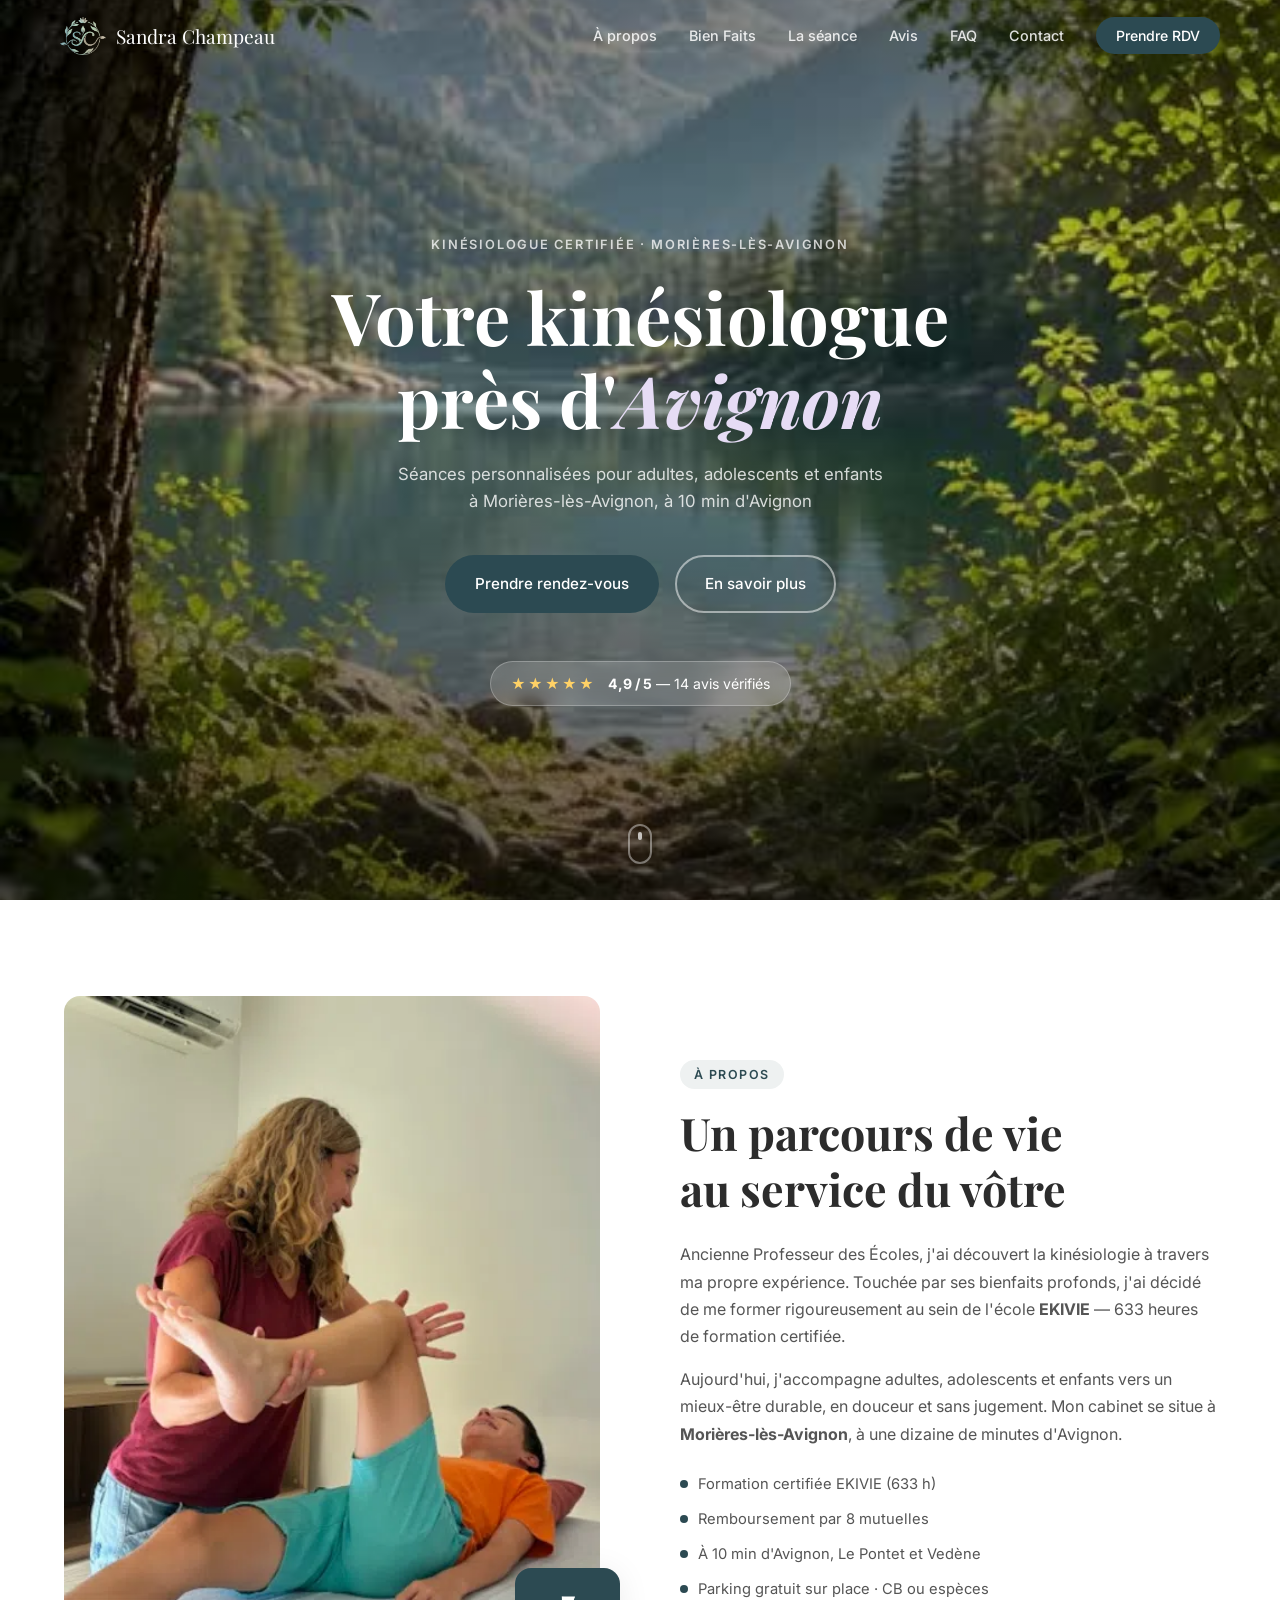
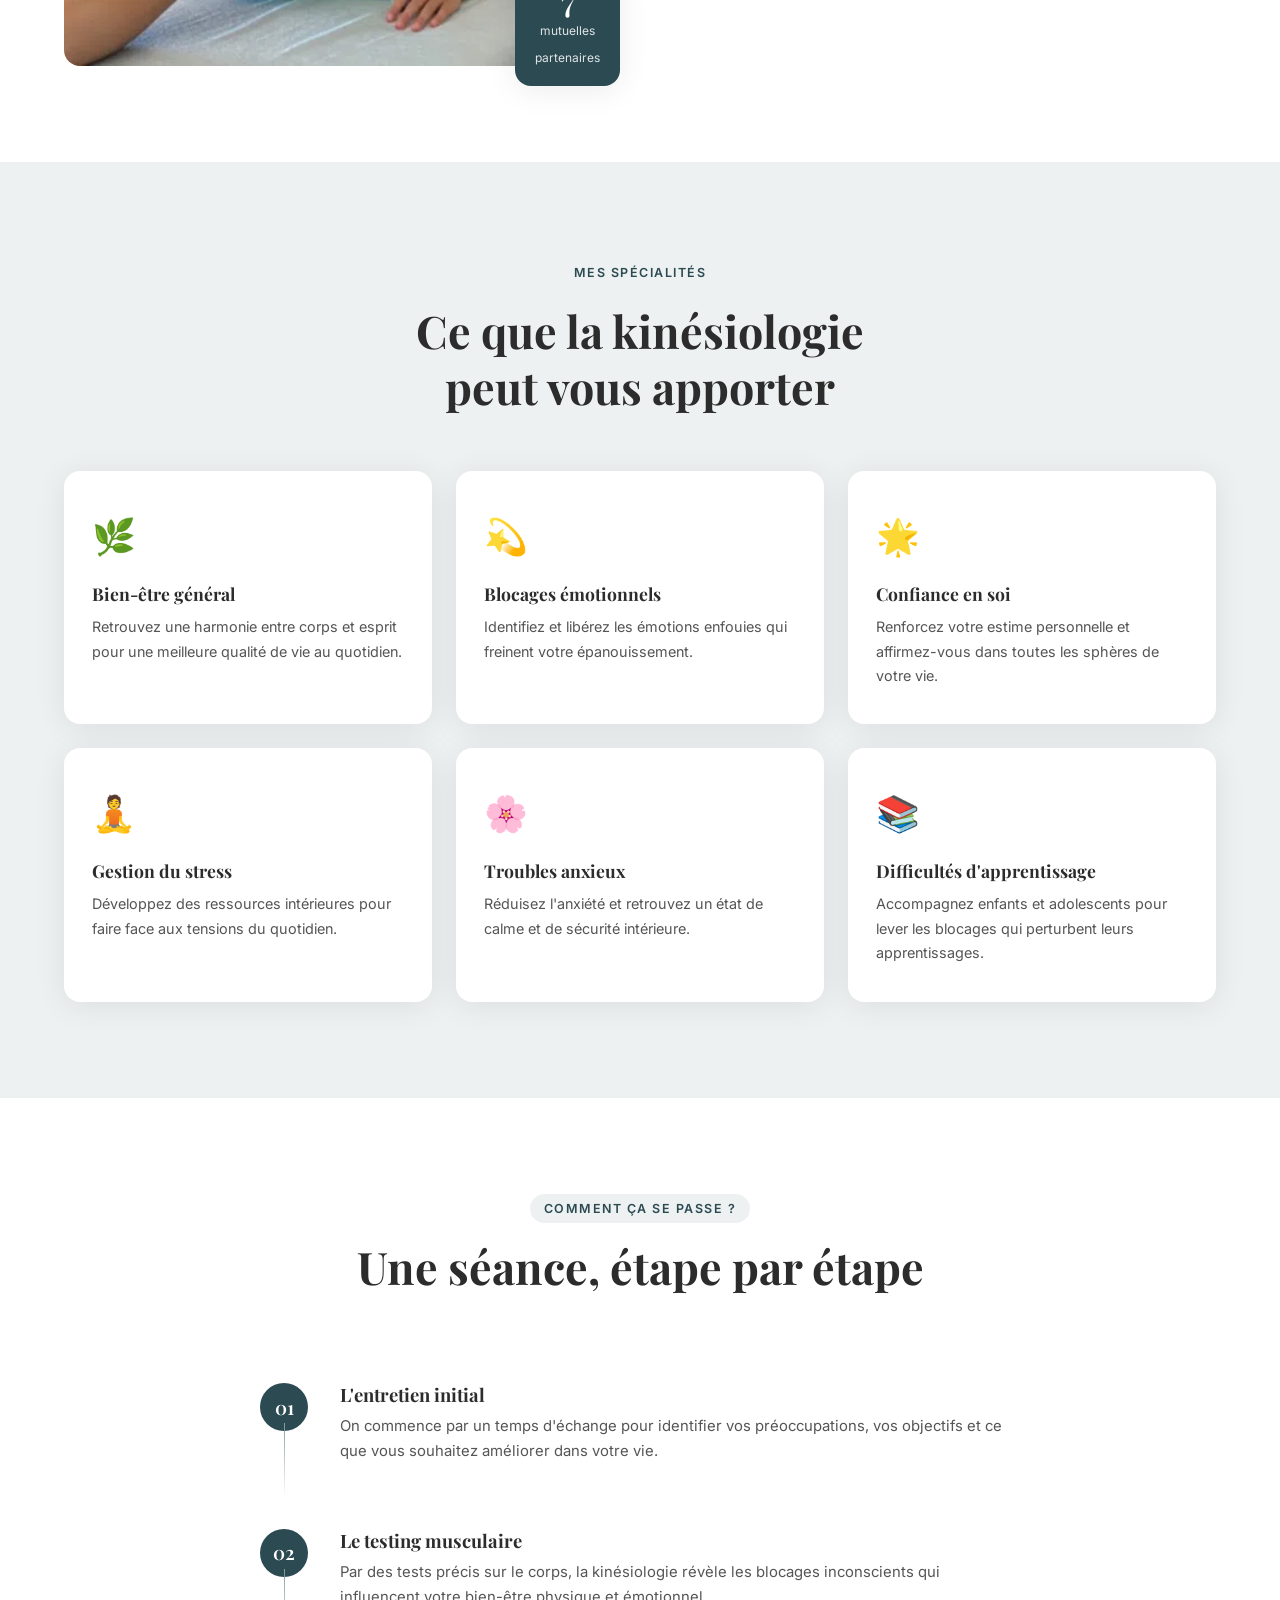
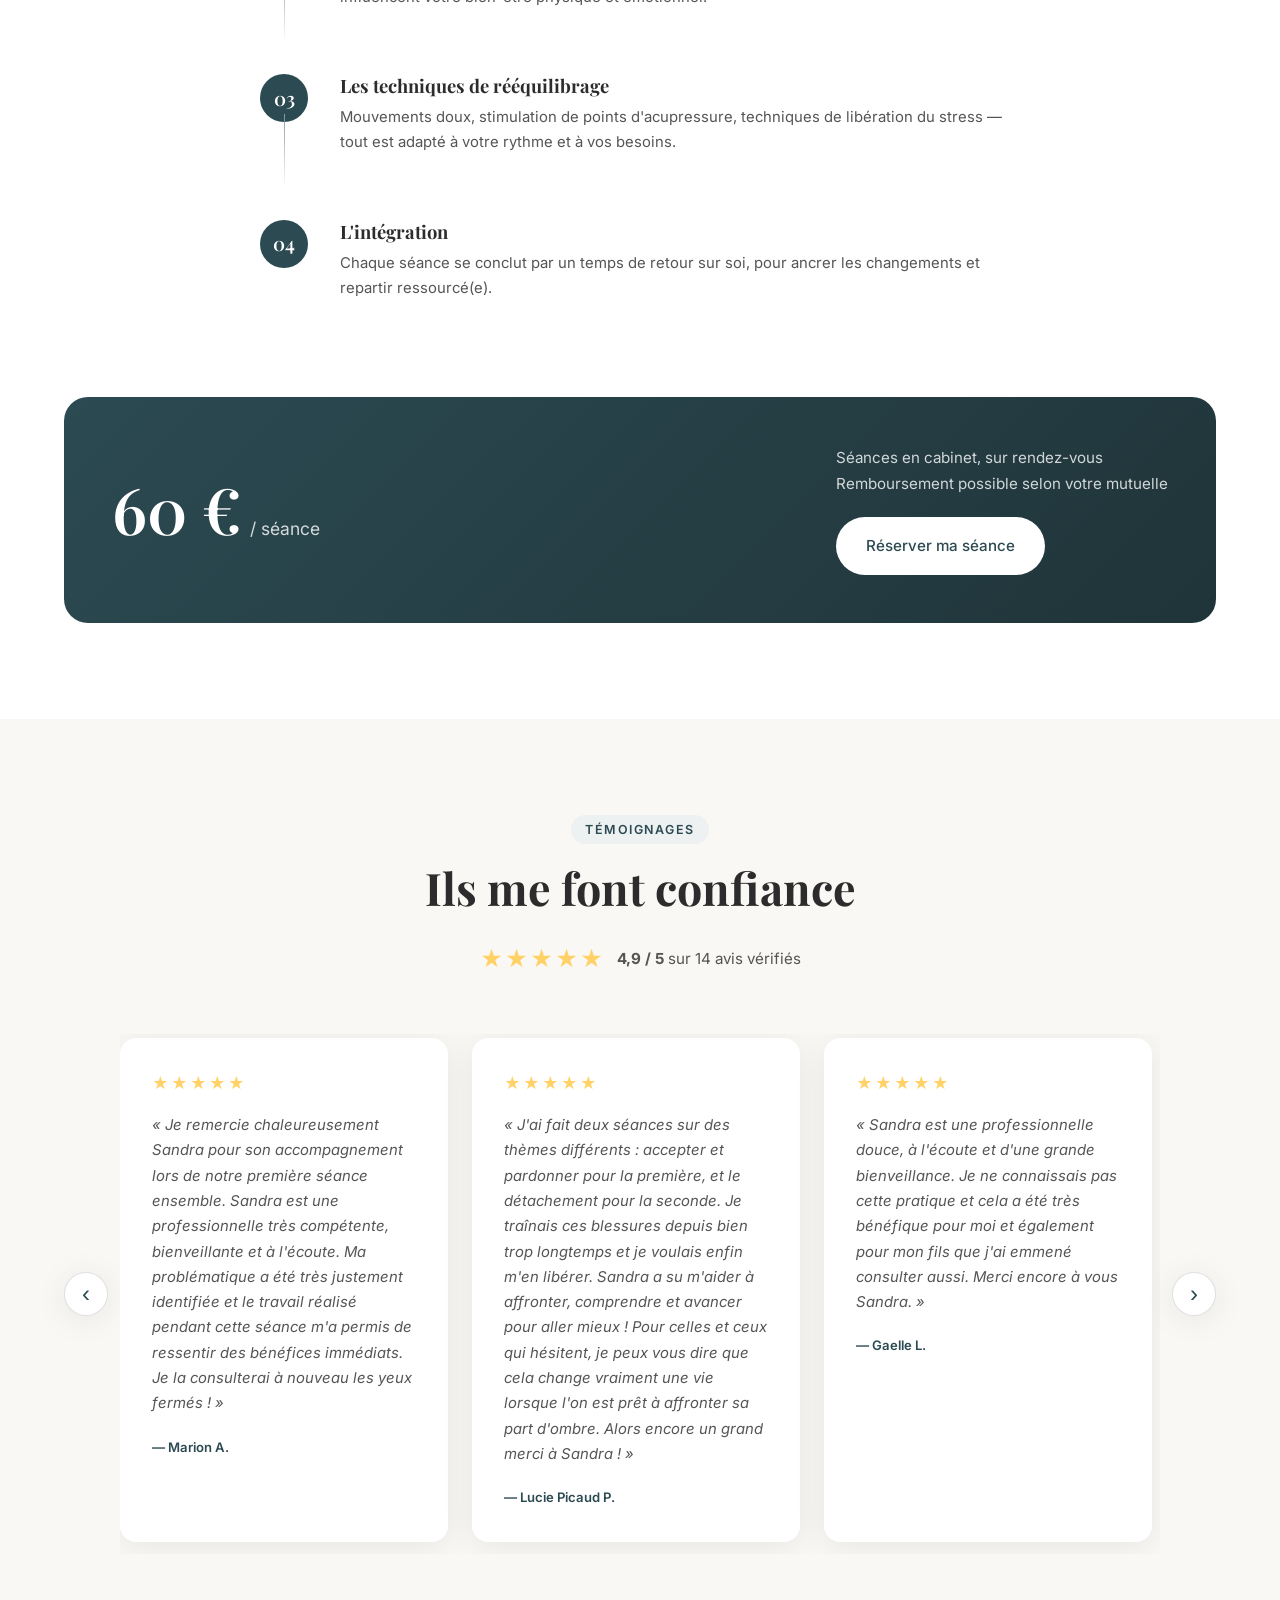
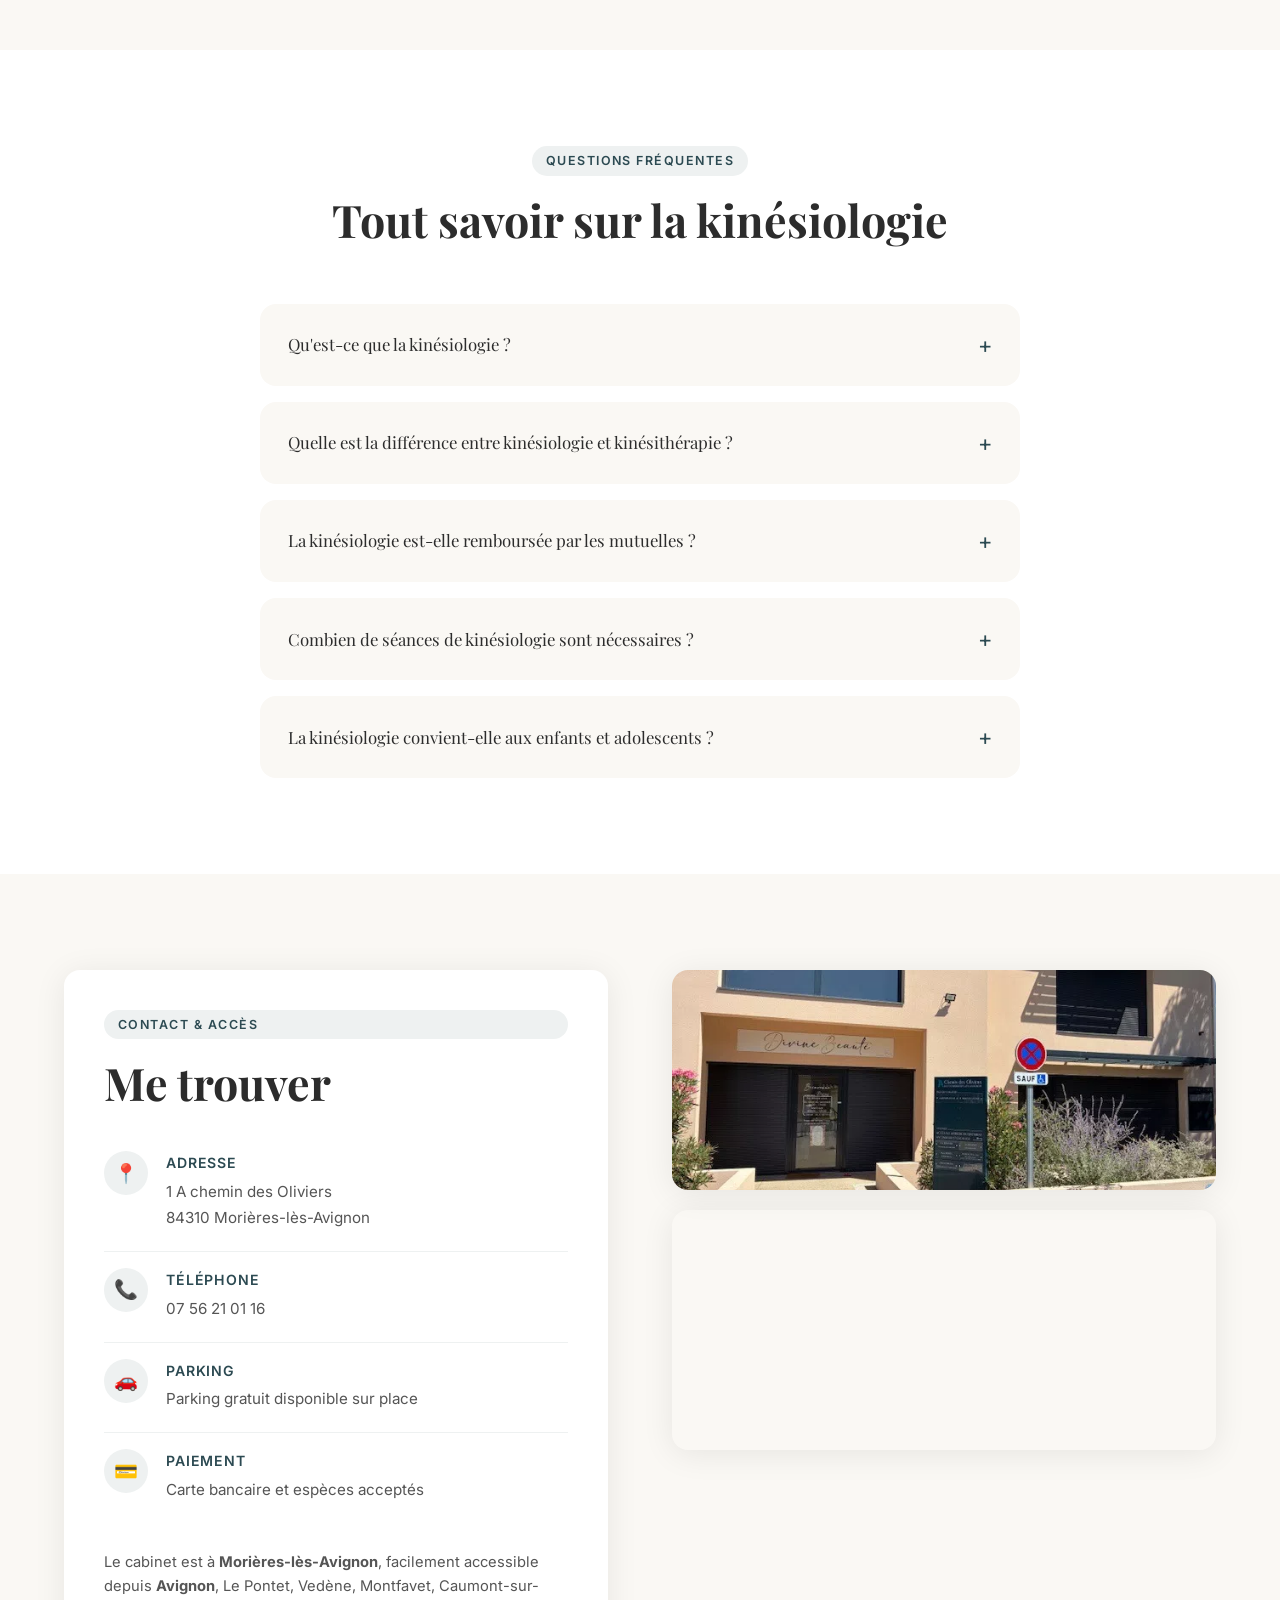
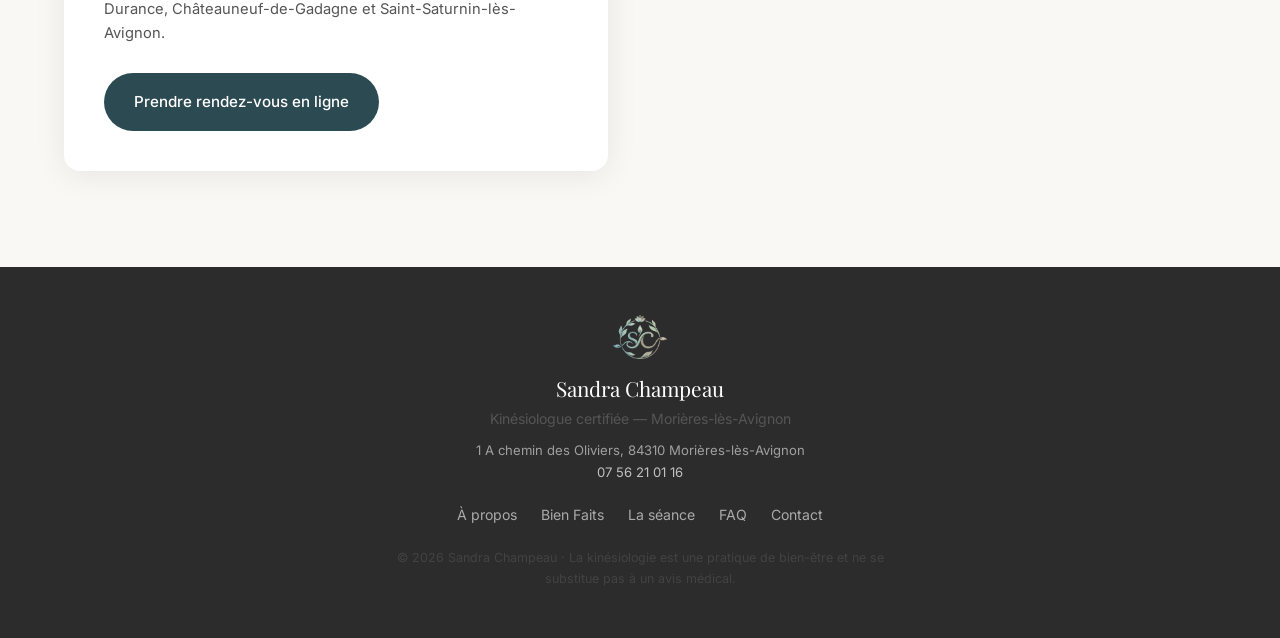
<file: index.html>
<!DOCTYPE html>
<html lang="fr">
<head>
  <meta charset="UTF-8" />
  <meta name="viewport" content="width=device-width, initial-scale=1.0" />
  <meta name="google-site-verification" content="NMj7OQXBqoMBp203kY8ozcEXzLc7NweDjQwSM0yi-Bc" />
  <meta name="google-site-verification" content="fJcKw_sJ5ml6rw70fgH86WUKrf3lHu9RL1oK5onNULI" />
  <title>Kinésiologue Avignon – Sandra Champeau, Morières-lès-Avignon (84310)</title>
  <meta name="description" content="Sandra Champeau, kinésiologue certifiée à Morières-lès-Avignon, à 10 min d'Avignon (84). Séances adultes, adolescents et enfants : stress, anxiété, blocages émotionnels, confiance en soi. 60 € — remboursement mutuelle. Prise de RDV en ligne." />
  <meta name="keywords" content="kinésiologue Avignon, kinésiologue Morières-lès-Avignon, kinésiologie Avignon, kinésiologue 84310, kinésiologue Vaucluse, gestion du stress Avignon, blocages émotionnels, confiance en soi, kinésiologie enfant adolescent, Sandra Champeau" />
  <meta name="author" content="Sandra Champeau" />
  <meta name="robots" content="index, follow" />
  <link rel="canonical" href="https://avignon-kinesiologue.fr/" />
  <link rel="icon" type="image/png" sizes="32x32" href="favicon-32.png" />
  <link rel="icon" type="image/png" sizes="16x16" href="favicon-16.png" />
  <link rel="apple-touch-icon" href="apple-touch-icon.png" />

  <!-- Open Graph -->
  <meta property="og:type" content="website" />
  <meta property="og:url" content="https://avignon-kinesiologue.fr/" />
  <meta property="og:title" content="Sandra Champeau — Kinésiologue près d'Avignon (Morières-lès-Avignon)" />
  <meta property="og:description" content="Kinésiologue certifiée à Morières-lès-Avignon, à 10 min d'Avignon. Stress, anxiété, blocages émotionnels, confiance en soi. Séances adultes, ados et enfants. 60 €." />
  <meta property="og:image" content="https://avignon-kinesiologue.fr/sandra.webp" />
  <meta property="og:image:alt" content="Sandra Champeau, kinésiologue à Morières-lès-Avignon" />
  <meta property="og:locale" content="fr_FR" />

  <!-- Twitter Card -->
  <meta name="twitter:card" content="summary_large_image" />
  <meta name="twitter:title" content="Sandra Champeau — Kinésiologue près d'Avignon (Morières-lès-Avignon)" />
  <meta name="twitter:description" content="Kinésiologue certifiée à Morières-lès-Avignon, à 10 min d'Avignon. Stress, blocages émotionnels, confiance en soi." />
  <meta name="twitter:image" content="https://avignon-kinesiologue.fr/sandra.webp" />

  <!-- Schema JSON-LD -->
  <script type="application/ld+json">
  {
    "@context": "https://schema.org",
    "@type": "HealthAndBeautyBusiness",
    "@id": "https://avignon-kinesiologue.fr/#business",
    "name": "Sandra Champeau — Kinésiologue",
    "description": "Kinésiologue certifiée à Morières-lès-Avignon, à 10 minutes d'Avignon. Séances pour adultes, adolescents et enfants : gestion du stress, anxiété, blocages émotionnels, confiance en soi, difficultés d'apprentissage.",
    "url": "https://avignon-kinesiologue.fr/",
    "image": "https://avignon-kinesiologue.fr/sandra.webp",
    "logo": "https://avignon-kinesiologue.fr/logo.png",
    "telephone": "+33756210116",
    "priceRange": "60€",
    "currenciesAccepted": "EUR",
    "paymentAccepted": "Cash, Credit Card",
    "address": {
      "@type": "PostalAddress",
      "streetAddress": "1 A chemin des Oliviers",
      "addressLocality": "Morières-lès-Avignon",
      "postalCode": "84310",
      "addressRegion": "Vaucluse",
      "addressCountry": "FR"
    },
    "geo": { "@type": "GeoCoordinates", "latitude": 43.9285, "longitude": 4.8985 },
    "hasMap": "https://maps.google.com/?q=1A+Chemin+des+Oliviers,+84310+Mori%C3%A8res-l%C3%A8s-Avignon",
    "areaServed": [
      "Morières-lès-Avignon", "Avignon", "Le Pontet", "Vedène", "Montfavet",
      "Caumont-sur-Durance", "Châteauneuf-de-Gadagne", "Saint-Saturnin-lès-Avignon", "Vaucluse"
    ],
    "knowsAbout": ["Kinésiologie", "Gestion du stress", "Blocages émotionnels", "Confiance en soi", "Troubles anxieux", "Difficultés d'apprentissage"],
    "aggregateRating": { "@type": "AggregateRating", "ratingValue": "4.9", "reviewCount": "14", "bestRating": "5", "worstRating": "1" },
    "review": [
      { "@type": "Review", "reviewRating": { "@type": "Rating", "ratingValue": "5", "bestRating": "5" }, "author": { "@type": "Person", "name": "Marion A." }, "reviewBody": "Sandra est une professionnelle très compétente, bienveillante et à l'écoute. Ma problématique a été très justement identifiée et le travail réalisé pendant cette séance m'a permis de ressentir des bénéfices immédiats." },
      { "@type": "Review", "reviewRating": { "@type": "Rating", "ratingValue": "5", "bestRating": "5" }, "author": { "@type": "Person", "name": "Lucie Picaud P." }, "reviewBody": "J'ai fait deux séances sur des thèmes différents. Sandra a su m'aider à affronter, comprendre et avancer pour aller mieux ! Cela change vraiment une vie lorsque l'on est prêt à affronter sa part d'ombre." },
      { "@type": "Review", "reviewRating": { "@type": "Rating", "ratingValue": "5", "bestRating": "5" }, "author": { "@type": "Person", "name": "Gaelle L." }, "reviewBody": "Sandra est une professionnelle douce, à l'écoute et d'une grande bienveillance. Cela a été très bénéfique pour moi et également pour mon fils que j'ai emmené consulter aussi." },
      { "@type": "Review", "reviewRating": { "@type": "Rating", "ratingValue": "5", "bestRating": "5" }, "author": { "@type": "Person", "name": "Karine R." }, "reviewBody": "De l'accueil à l'écoute en passant par la qualité de la séance, je me suis sentie à l'aise dès le début pour confier mes soucis, et la séance a été constructive et bénéfique." },
      { "@type": "Review", "reviewRating": { "@type": "Rating", "ratingValue": "5", "bestRating": "5" }, "author": { "@type": "Person", "name": "Marion Vernhes" }, "reviewBody": "Sandra a su être à l'écoute et surtout détecter elle-même les besoins de notre famille entière. Son approche est pertinente et douce." }
    ],
    "sameAs": ["https://www.resalib.fr/praticien/109384-sandra-champeau-kinesiologue-morieres-les-avignon"]
  }
  </script>

  <!-- Schema FAQ -->
  <script type="application/ld+json">
  {
    "@context": "https://schema.org",
    "@type": "FAQPage",
    "mainEntity": [
      {
        "@type": "Question",
        "name": "Qu'est-ce que la kinésiologie ?",
        "acceptedAnswer": {
          "@type": "Answer",
          "text": "La kinésiologie est une pratique de bien-être qui utilise le test musculaire pour identifier les blocages physiques, émotionnels ou énergétiques à l'origine du stress, de l'anxiété ou d'un manque de confiance en soi, puis les libérer par des techniques douces et naturelles."
        }
      },
      {
        "@type": "Question",
        "name": "Quelle est la différence entre kinésiologie et kinésithérapie ?",
        "acceptedAnswer": {
          "@type": "Answer",
          "text": "Ce sont deux pratiques différentes malgré la similitude des noms. La kinésithérapie est une profession médicale centrée sur la rééducation physique. La kinésiologie est une approche de bien-être non médicale qui s'intéresse aux blocages émotionnels et au stress à travers le test musculaire."
        }
      },
      {
        "@type": "Question",
        "name": "La kinésiologie est-elle remboursée par les mutuelles ?",
        "acceptedAnswer": {
          "@type": "Answer",
          "text": "Oui, de nombreuses mutuelles remboursent tout ou partie des séances de kinésiologie au titre de la médecine douce. Le cabinet de Sandra Champeau à Morières-lès-Avignon est reconnu par 8 mutuelles partenaires."
        }
      },
      {
        "@type": "Question",
        "name": "Combien de séances de kinésiologie sont nécessaires ?",
        "acceptedAnswer": {
          "@type": "Answer",
          "text": "Cela dépend de chaque personne et de la nature des blocages à traiter. Certaines personnes ressentent un mieux-être dès la première séance, tandis que d'autres bénéficient d'un suivi sur plusieurs séances espacées de quelques semaines."
        }
      },
      {
        "@type": "Question",
        "name": "La kinésiologie convient-elle aux enfants et adolescents ?",
        "acceptedAnswer": {
          "@type": "Answer",
          "text": "Oui, la kinésiologie est adaptée aux enfants, adolescents et adultes. Les séances sont ajustées à l'âge et aux besoins de chacun, notamment pour le stress scolaire, la confiance en soi ou les troubles émotionnels."
        }
      }
    ]
  }
  </script>

  <link rel="stylesheet" href="styles.css?v=2" />
  <link rel="preconnect" href="https://fonts.googleapis.com" />
  <link href="https://fonts.googleapis.com/css2?family=Playfair+Display:wght@400;600&family=Inter:wght@300;400;500;600&display=swap" rel="stylesheet" />
</head>
<body>

  <!-- ── NAVIGATION ── -->
  <nav class="nav" id="nav">
    <div class="nav__inner">
      <a href="#hero" class="nav__logo">
        <img src="logo.png" alt="Sandra Champeau — Kinésiologue" class="nav__mark-img" width="320" height="262" />
        Sandra Champeau
      </a>
      <button class="nav__burger" id="burger" aria-label="Menu">
        <span></span><span></span><span></span>
      </button>
      <ul class="nav__links" id="navLinks">
        <li class="nav__links-logo"><img src="logo.png" alt="Sandra Champeau — Kinésiologue" width="320" height="262" /></li>
        <li><a href="#apropos">À propos</a></li>
        <li><a href="#bienfaits">Bien Faits</a></li>
        <li><a href="#seance">La séance</a></li>
        <li><a href="#avis">Avis</a></li>
        <li><a href="#faq">FAQ</a></li>
        <li><a href="#contact">Contact</a></li>
        <li><a href="https://www.resalib.fr/praticien/109384-sandra-champeau-kinesiologue-morieres-les-avignon" class="nav__cta" target="_blank" rel="noopener">Prendre RDV</a></li>
      </ul>
    </div>
  </nav>

  <!-- ── HERO ── -->
  <section class="hero" id="hero">
    <div class="hero__bg">
      <video id="heroVideo" class="hero__video" muted playsinline preload="none" poster="hero-poster.jpg"></video>
    </div>
    <div class="hero__content reveal">
      <p class="hero__tag">Kinésiologue certifiée · Morières-lès-Avignon</p>
      <h1 class="hero__title">Votre kinésiologue<br>près d'<em>Avignon</em></h1>
      <p class="hero__sub">Séances personnalisées pour adultes, adolescents et enfants<br>à Morières-lès-Avignon, à 10 min d'Avignon</p>
      <div class="hero__actions">
        <a href="https://www.resalib.fr/praticien/109384-sandra-champeau-kinesiologue-morieres-les-avignon" class="btn btn--primary" target="_blank" rel="noopener">Prendre rendez-vous</a>
        <a href="#apropos" class="btn btn--ghost">En savoir plus</a>
      </div>
      <div class="hero__badge">
        <div class="stars">★★★★★</div>
        <span><strong>4,9 / 5</strong> — 14 avis vérifiés</span>
      </div>
    </div>
    <div class="hero__scroll"><span></span></div>
  </section>

  <!-- ── À PROPOS ── -->
  <section class="about section" id="apropos">
    <div class="container">
      <div class="about__grid">
        <div class="about__visual reveal">
          <div class="about__img-wrap">
            <img src="sandra.webp" alt="Sandra Champeau, kinésiologue, en séance avec un enfant" class="about__photo" id="about-photo" />
            <div class="about__badge-float">
              <span class="about__badge-num">8</span>
              <span class="about__badge-txt">mutuelles<br>partenaires</span>
            </div>
          </div>
        </div>
        <div class="about__text reveal">
          <span class="section__tag">À propos</span>
          <h2 class="section__title">Un parcours de vie<br>au service du vôtre</h2>
          <p>Ancienne Professeur des Écoles, j'ai découvert la kinésiologie à travers ma propre expérience. Touchée par ses bienfaits profonds, j'ai décidé de me former rigoureusement au sein de l'école <strong>EKIVIE</strong> — 633 heures de formation certifiée.</p>
          <p>Aujourd'hui, j'accompagne adultes, adolescents et enfants vers un mieux-être durable, en douceur et sans jugement. Mon cabinet se situe à <strong>Morières-lès-Avignon</strong>, à une dizaine de minutes d'Avignon.</p>
          <ul class="about__list">
            <li>Formation certifiée EKIVIE (633 h)</li>
            <li>Remboursement par 8 mutuelles</li>
            <li>À 10 min d'Avignon, Le Pontet et Vedène</li>
            <li>Parking gratuit sur place · CB ou espèces</li>
          </ul>
        </div>
      </div>
    </div>
  </section>

  <!-- ── BIENFAITS ── -->
  <section class="bienfaits section" id="bienfaits">
    <div class="container">
      <div class="section__header reveal">
        <span class="section__tag">Mes spécialités</span>
        <h2 class="section__title">Ce que la kinésiologie<br>peut vous apporter</h2>
      </div>
      <div class="bienfaits__grid" id="bienfaits-grid">
        <div class="service-card reveal" style="--i:0">
          <div class="service-card__icon">🌿</div>
          <h3>Bien-être général</h3>
          <p>Retrouvez une harmonie entre corps et esprit pour une meilleure qualité de vie au quotidien.</p>
        </div>
        <div class="service-card reveal" style="--i:1">
          <div class="service-card__icon">💫</div>
          <h3>Blocages émotionnels</h3>
          <p>Identifiez et libérez les émotions enfouies qui freinent votre épanouissement.</p>
        </div>
        <div class="service-card reveal" style="--i:2">
          <div class="service-card__icon">🌟</div>
          <h3>Confiance en soi</h3>
          <p>Renforcez votre estime personnelle et affirmez-vous dans toutes les sphères de votre vie.</p>
        </div>
        <div class="service-card reveal" style="--i:3">
          <div class="service-card__icon">🧘</div>
          <h3>Gestion du stress</h3>
          <p>Développez des ressources intérieures pour faire face aux tensions du quotidien.</p>
        </div>
        <div class="service-card reveal" style="--i:4">
          <div class="service-card__icon">🌸</div>
          <h3>Troubles anxieux</h3>
          <p>Réduisez l'anxiété et retrouvez un état de calme et de sécurité intérieure.</p>
        </div>
        <div class="service-card reveal" style="--i:5">
          <div class="service-card__icon">📚</div>
          <h3>Difficultés d'apprentissage</h3>
          <p>Accompagnez enfants et adolescents pour lever les blocages qui perturbent leurs apprentissages.</p>
        </div>
      </div>
    </div>
  </section>

  <!-- ── LA SÉANCE ── -->
  <section class="process section" id="seance">
    <div class="container">
      <div class="section__header reveal">
        <span class="section__tag">Comment ça se passe ?</span>
        <h2 class="section__title">Une séance, étape par étape</h2>
      </div>
      <div class="process__steps">
        <div class="process__step reveal">
          <div class="process__num">01</div>
          <div class="process__body">
            <h3>L'entretien initial</h3>
            <p>On commence par un temps d'échange pour identifier vos préoccupations, vos objectifs et ce que vous souhaitez améliorer dans votre vie.</p>
          </div>
        </div>
        <div class="process__step reveal">
          <div class="process__num">02</div>
          <div class="process__body">
            <h3>Le testing musculaire</h3>
            <p>Par des tests précis sur le corps, la kinésiologie révèle les blocages inconscients qui influencent votre bien-être physique et émotionnel.</p>
          </div>
        </div>
        <div class="process__step reveal">
          <div class="process__num">03</div>
          <div class="process__body">
            <h3>Les techniques de rééquilibrage</h3>
            <p>Mouvements doux, stimulation de points d'acupressure, techniques de libération du stress — tout est adapté à votre rythme et à vos besoins.</p>
          </div>
        </div>
        <div class="process__step reveal">
          <div class="process__num">04</div>
          <div class="process__body">
            <h3>L'intégration</h3>
            <p>Chaque séance se conclut par un temps de retour sur soi, pour ancrer les changements et repartir ressourcé(e).</p>
          </div>
        </div>
      </div>

      <div class="tarif reveal">
        <div class="tarif__price">
          <span class="tarif__num" id="tarif-num">60 €</span>
          <span class="tarif__label">/ séance</span>
        </div>
        <div class="tarif__info">
          <p>Séances en cabinet, sur rendez-vous<br>Remboursement possible selon votre mutuelle</p>
          <a href="https://www.resalib.fr/praticien/109384-sandra-champeau-kinesiologue-morieres-les-avignon" class="btn btn--primary" target="_blank" rel="noopener">Réserver ma séance</a>
        </div>
      </div>
    </div>
  </section>

  <!-- ── AVIS ── -->
  <section class="reviews section" id="avis">
    <div class="container">
      <div class="section__header reveal">
        <span class="section__tag">Témoignages</span>
        <h2 class="section__title">Ils me font confiance</h2>
        <div class="reviews__global">
          <div class="stars stars--lg">★★★★★</div>
          <p><strong>4,9 / 5</strong> sur 14 avis vérifiés</p>
        </div>
      </div>
      <div class="reviews__carousel">
        <button class="reviews__arrow reviews__arrow--prev" id="reviewsPrev" aria-label="Avis précédents">‹</button>
        <div class="reviews__grid" id="reviews-grid">
          <div class="review-card reveal">
            <div class="review-card__stars">★★★★★</div>
            <p>« Je remercie chaleureusement Sandra pour son accompagnement lors de notre première séance ensemble. Sandra est une professionnelle très compétente, bienveillante et à l'écoute. Ma problématique a été très justement identifiée et le travail réalisé pendant cette séance m'a permis de ressentir des bénéfices immédiats. Je la consulterai à nouveau les yeux fermés ! »</p>
            <span class="review-card__author">— Marion A.</span>
          </div>
          <div class="review-card reveal">
            <div class="review-card__stars">★★★★★</div>
            <p>« J'ai fait deux séances sur des thèmes différents : accepter et pardonner pour la première, et le détachement pour la seconde. Je traînais ces blessures depuis bien trop longtemps et je voulais enfin m'en libérer. Sandra a su m'aider à affronter, comprendre et avancer pour aller mieux ! Pour celles et ceux qui hésitent, je peux vous dire que cela change vraiment une vie lorsque l'on est prêt à affronter sa part d'ombre. Alors encore un grand merci à Sandra ! »</p>
            <span class="review-card__author">— Lucie Picaud P.</span>
          </div>
          <div class="review-card reveal">
            <div class="review-card__stars">★★★★★</div>
            <p>« Sandra est une professionnelle douce, à l'écoute et d'une grande bienveillance. Je ne connaissais pas cette pratique et cela a été très bénéfique pour moi et également pour mon fils que j'ai emmené consulter aussi. Merci encore à vous Sandra. »</p>
            <span class="review-card__author">— Gaelle L.</span>
          </div>
          <div class="review-card reveal">
            <div class="review-card__stars">★★★★★</div>
            <p>« J'ai découvert la kinésiologie récemment et cette séance m'a fait énormément de bien. J'ai été accueillie avec beaucoup de douceur et d'attention. Cela m'a permis de relâcher des tensions et de mieux me recentrer. Je recommande vivement cette approche et Sandra 👍 »</p>
            <span class="review-card__author">— Gaelle W.</span>
          </div>
          <div class="review-card reveal">
            <div class="review-card__stars">★★★★★</div>
            <p>« Praticienne au top. De l'accueil à l'écoute en passant par la qualité de la séance, je me suis sentie à l'aise dès le début pour confier mes soucis, et la séance a été constructive et bénéfique. Encore merci Sandra. »</p>
            <span class="review-card__author">— Karine R.</span>
          </div>
          <div class="review-card reveal">
            <div class="review-card__stars">★★★★★</div>
            <p>« Sandra est une professionnelle à l'écoute. Je me suis sentie à l'aise avec elle malgré la petite appréhension de ce genre de rendez-vous. Je la remercie infiniment et vous la recommande sans hésiter ! »</p>
            <span class="review-card__author">— Julie A.</span>
          </div>
          <div class="review-card reveal">
            <div class="review-card__stars">★★★★★</div>
            <p>« Praticienne très à l'écoute, séances très constructives et bénéfiques. Je la recommande fortement ! »</p>
            <span class="review-card__author">— Pascal A.</span>
          </div>
          <div class="review-card reveal">
            <div class="review-card__stars">★★★★★</div>
            <p>« Très à l'écoute. Mon fils âgé de 13 ans se sent mieux depuis ses séances. »</p>
            <span class="review-card__author">— Nora M.</span>
          </div>
          <div class="review-card reveal">
            <div class="review-card__stars">★★★★★</div>
            <p>« J'ai apprécié ce moment, ça m'a remué mais c'était nécessaire — à réitérer. Merci. »</p>
            <span class="review-card__author">— Amandine B.</span>
          </div>
          <div class="review-card reveal">
            <div class="review-card__stars">★★★★★</div>
            <p>« Très gentille, très humaine. »</p>
            <span class="review-card__author">— Christine H.</span>
          </div>
          <div class="review-card reveal">
            <div class="review-card__stars">★★★★☆</div>
            <p>« Très bonne séance. »</p>
            <span class="review-card__author">— Jennifer L.</span>
          </div>
          <div class="review-card reveal">
            <div class="review-card__stars">★★★★★</div>
            <p>« Sandra a su être à l'écoute et surtout détecter elle-même les besoins de notre famille entière. Son approche est pertinente et douce. »</p>
            <span class="review-card__author">— Marion Vernhes</span>
          </div>
          <div class="review-card reveal">
            <div class="review-card__stars">★★★★★</div>
            <p>« Très à l'écoute et très professionnelle. La séance est personnalisée en fonction de vos besoins. »</p>
            <span class="review-card__author">— Manon Bouillet</span>
          </div>
          <div class="review-card reveal">
            <div class="review-card__stars">★★★★★</div>
            <p>« Une très belle personne, à l'écoute et bienveillante. La séance a été très bénéfique pour mon fils et moi, nous la recommandons à 100% 🙏 »</p>
            <span class="review-card__author">— Angelique Picon</span>
          </div>
        </div>
        <button class="reviews__arrow reviews__arrow--next" id="reviewsNext" aria-label="Avis suivants">›</button>
      </div>
    </div>
  </section>

  <!-- ── FAQ ── -->
  <section class="faq section" id="faq">
    <div class="container">
      <div class="section__header reveal">
        <span class="section__tag">Questions fréquentes</span>
        <h2 class="section__title">Tout savoir sur la kinésiologie</h2>
      </div>
      <div class="faq__list reveal">
        <details class="faq__item">
          <summary>Qu'est-ce que la kinésiologie ?</summary>
          <p>La kinésiologie est une pratique de bien-être qui utilise le test musculaire pour identifier les blocages physiques, émotionnels ou énergétiques à l'origine du stress, de l'anxiété ou d'un manque de confiance en soi, puis les libérer par des techniques douces et naturelles.</p>
        </details>
        <details class="faq__item">
          <summary>Quelle est la différence entre kinésiologie et kinésithérapie ?</summary>
          <p>Ce sont deux pratiques différentes malgré la similitude des noms. La kinésithérapie est une profession médicale centrée sur la rééducation physique. La kinésiologie est une approche de bien-être non médicale qui s'intéresse aux blocages émotionnels et au stress à travers le test musculaire.</p>
        </details>
        <details class="faq__item">
          <summary>La kinésiologie est-elle remboursée par les mutuelles ?</summary>
          <p>Oui, de nombreuses mutuelles remboursent tout ou partie des séances de kinésiologie au titre de la médecine douce. Le cabinet de Sandra Champeau à Morières-lès-Avignon est reconnu par 8 mutuelles partenaires.</p>
        </details>
        <details class="faq__item">
          <summary>Combien de séances de kinésiologie sont nécessaires ?</summary>
          <p>Cela dépend de chaque personne et de la nature des blocages à traiter. Certaines personnes ressentent un mieux-être dès la première séance, tandis que d'autres bénéficient d'un suivi sur plusieurs séances espacées de quelques semaines.</p>
        </details>
        <details class="faq__item">
          <summary>La kinésiologie convient-elle aux enfants et adolescents ?</summary>
          <p>Oui, la kinésiologie est adaptée aux enfants, adolescents et adultes. Les séances sont ajustées à l'âge et aux besoins de chacun, notamment pour le stress scolaire, la confiance en soi ou les troubles émotionnels.</p>
        </details>
      </div>
    </div>
  </section>

  <!-- ── CONTACT ── -->
  <section class="contact section" id="contact">
    <div class="container">
      <div class="contact__grid">
        <div class="contact__info reveal">
          <span class="section__tag">Contact & accès</span>
          <h2 class="section__title">Me trouver</h2>
          <ul class="contact__list">
            <li>
              <span class="contact__icon">📍</span>
              <div>
                <strong>Adresse</strong>
                <p>1 A chemin des Oliviers<br>84310 Morières-lès-Avignon</p>
              </div>
            </li>
            <li>
              <span class="contact__icon">📞</span>
              <div>
                <strong>Téléphone</strong>
                <p><a href="tel:+33756210116">07 56 21 01 16</a></p>
              </div>
            </li>
            <li>
              <span class="contact__icon">🚗</span>
              <div>
                <strong>Parking</strong>
                <p>Parking gratuit disponible sur place</p>
              </div>
            </li>
            <li>
              <span class="contact__icon">💳</span>
              <div>
                <strong>Paiement</strong>
                <p>Carte bancaire et espèces acceptés</p>
              </div>
            </li>
          </ul>
          <p class="contact__area">Le cabinet est à <strong>Morières-lès-Avignon</strong>, facilement accessible depuis <strong>Avignon</strong>, Le Pontet, Vedène, Montfavet, Caumont-sur-Durance, Châteauneuf-de-Gadagne et Saint-Saturnin-lès-Avignon.</p>
          <a href="https://www.resalib.fr/praticien/109384-sandra-champeau-kinesiologue-morieres-les-avignon" class="btn btn--primary" target="_blank" rel="noopener">Prendre rendez-vous en ligne</a>
        </div>
        <div class="contact__visuals reveal">
          <img src="109384_cabinet.webp" alt="Façade du cabinet de kinésiologie, Chemin des Oliviers, Morières-lès-Avignon" class="contact__cabinet-photo" />
          <div class="contact__map">
            <iframe
              src="https://www.google.com/maps/embed?pb=!1m18!1m12!1m3!1d2882.5!2d4.8985!3d43.9285!2m3!1f0!2f0!3f0!3m2!1i1024!2i768!4f13.1!3m3!1m2!1s0x12b5ef7a6b2bef1f%3A0x0!2s1+A+Chemin+des+Oliviers%2C+84310+Mori%C3%A8res-l%C3%A8s-Avignon!5e0!3m2!1sfr!2sfr!4v1"
              width="100%" height="100%" style="border:0;" allowfullscreen="" loading="lazy"
              referrerpolicy="no-referrer-when-downgrade" title="Localisation du cabinet">
            </iframe>
          </div>
        </div>
      </div>
    </div>
  </section>

  <!-- ── FOOTER ── -->
  <footer class="footer">
    <div class="container">
      <div class="footer__inner">
        <div>
          <img src="logo.png" alt="Sandra Champeau — Kinésiologue" class="footer__logo" width="320" height="262" />
          <p class="footer__name">Sandra Champeau</p>
          <p class="footer__job">Kinésiologue certifiée — Morières-lès-Avignon</p>
          <address class="footer__nap">
            1 A chemin des Oliviers, 84310 Morières-lès-Avignon<br>
            <a href="tel:+33756210116">07 56 21 01 16</a>
          </address>
        </div>
        <nav class="footer__nav">
          <a href="#apropos">À propos</a>
          <a href="#bienfaits">Bien Faits</a>
          <a href="#seance">La séance</a>
          <a href="#faq">FAQ</a>
          <a href="#contact">Contact</a>
        </nav>
        <p class="footer__legal">© 2026 Sandra Champeau · La kinésiologie est une pratique de bien-être et ne se substitue pas à un avis médical.</p>
      </div>
    </div>
  </footer>

  <script src="script.js?v=2"></script>
</body>
</html>
</file>
<file: styles.css>
/* ── RESET & BASE ── */
*, *::before, *::after { box-sizing: border-box; margin: 0; padding: 0; }

:root {
  --sage:      #2C4A52;
  --sage-lt:   #8B9BA0;
  --sage-pale: #EEF1F1;
  --cream:     #faf8f4;
  --warm:      #f0ebe2;
  --text:      #2c2c2c;
  --text-m:    #555;
  --text-lt:   #888;
  --white:     #ffffff;
  --radius:    16px;
  --shadow:    0 4px 32px rgba(0,0,0,.08);
  --trans:     .35s cubic-bezier(.4,0,.2,1);
}

html { scroll-behavior: smooth; font-size: 16px; overflow-x: hidden; }

body {
  font-family: 'Inter', sans-serif;
  color: var(--text);
  background: var(--cream);
  line-height: 1.7;
}

body.menu-open { overflow: hidden; }

h1,h2,h3 { font-family: 'Playfair Display', serif; line-height: 1.25; }
a { color: inherit; text-decoration: none; }
p { color: var(--text-m); }
img { max-width: 100%; display: block; }

.container { width: min(1160px, 90%); margin-inline: auto; }

.section { padding: 96px 0; }

.section__tag {
  display: inline-block;
  font-size: .78rem;
  font-weight: 600;
  letter-spacing: .12em;
  text-transform: uppercase;
  color: var(--sage);
  background: var(--sage-pale);
  padding: 4px 14px;
  border-radius: 999px;
  margin-bottom: 16px;
}

.section__title {
  font-size: clamp(1.9rem, 4vw, 2.8rem);
  color: var(--text);
  margin-bottom: 24px;
}

.section__header { text-align: center; margin-bottom: 56px; }

/* ── BUTTONS ── */
.btn {
  display: inline-flex;
  align-items: center;
  gap: 8px;
  padding: 14px 28px;
  border-radius: 999px;
  font-size: .95rem;
  font-weight: 500;
  font-family: 'Inter', sans-serif;
  cursor: pointer;
  transition: var(--trans);
  border: 2px solid transparent;
}

.btn--primary {
  background: var(--sage);
  color: var(--white);
}
.btn--primary:hover { background: #253F46; transform: translateY(-2px); box-shadow: 0 8px 24px rgba(44,74,82,.35); }

.btn--ghost {
  background: transparent;
  color: var(--white);
  border-color: rgba(255,255,255,.5);
}
.btn--ghost:hover { background: rgba(255,255,255,.12); border-color: rgba(255,255,255,.8); }

/* ── NAVIGATION ── */
.nav {
  position: fixed;
  top: 0; left: 0; right: 0;
  z-index: 100;
  padding: 0 32px;
  transition: background var(--trans), box-shadow var(--trans);
}

.nav.scrolled {
  background: rgba(250,248,244,.95);
  backdrop-filter: blur(12px);
  box-shadow: 0 2px 20px rgba(0,0,0,.06);
}

/* backdrop-filter creates a new containing block for fixed descendants,
   which breaks the fullscreen mobile menu's `inset:0` — drop it while open */
.nav.menu-open { backdrop-filter: none; }

.nav__inner {
  display: flex;
  align-items: center;
  justify-content: space-between;
  height: 72px;
  max-width: 1160px;
  margin-inline: auto;
}

.nav__logo {
  font-family: 'Playfair Display', serif;
  font-size: 1.2rem;
  color: var(--white);
  transition: color var(--trans);
  display: flex;
  align-items: center;
  gap: 10px;
}
.nav.scrolled .nav__logo { color: var(--text); }

.nav__mark-img {
  width: 46px;
  height: auto;
  flex-shrink: 0;
}

.nav__links {
  display: flex;
  align-items: center;
  gap: 32px;
  list-style: none;
}

.nav__links-logo { display: none; }

.nav__links a {
  font-size: .9rem;
  font-weight: 500;
  color: rgba(255,255,255,.85);
  transition: color var(--trans);
}
.nav.scrolled .nav__links a { color: var(--text-m); }
.nav__links a:hover { color: var(--sage) !important; }

.nav__cta {
  background: var(--sage) !important;
  color: var(--white) !important;
  padding: 10px 20px;
  border-radius: 999px;
  font-size: .88rem !important;
}
.nav__cta:hover { background: #253F46 !important; transform: translateY(-1px); }

.nav__burger { display: none; flex-direction: column; gap: 5px; background: none; border: none; cursor: pointer; padding: 4px; }
.nav__burger span { display: block; width: 24px; height: 2px; background: var(--white); border-radius: 2px; transition: var(--trans); }
.nav.scrolled .nav__burger span { background: var(--text); }

/* ── HERO ── */
.hero {
  min-height: 100svh;
  display: flex;
  align-items: center;
  justify-content: center;
  text-align: center;
  position: relative;
  overflow: hidden;
  padding: 120px 20px 80px;
}

.hero__bg {
  position: absolute;
  inset: 0;
  background-image: url('hero-poster.jpg');
  background-size: cover;
  background-position: center;
  z-index: 0;
  overflow: hidden;
}

.hero__video {
  position: absolute;
  inset: 0;
  width: 100%;
  height: 100%;
  object-fit: cover;
  object-position: center;
}

@media (prefers-reduced-motion: reduce) {
  .hero__video { display: none; }
}

.hero__bg::after {
  content: '';
  position: absolute;
  inset: 0;
  background: linear-gradient(180deg,
    rgba(0, 0, 0, 0.4) 0%,
    rgba(0, 0, 0, 0.2) 40%,
    rgba(0, 0, 0, 0.62) 100%);
}

.hero__content {
  position: relative;
  z-index: 1;
  max-width: 680px;
}

.hero__tag {
  font-size: .8rem;
  font-weight: 600;
  letter-spacing: .14em;
  text-transform: uppercase;
  color: rgba(255,255,255,.75);
  margin-bottom: 20px;
}

.hero__title {
  font-size: clamp(2.5rem, 7vw, 4.5rem);
  color: var(--white);
  margin-bottom: 20px;
  line-height: 1.15;
}
.hero__title em { font-style: italic; color: #e6dcf5; }

.hero__sub {
  font-size: 1.05rem;
  color: rgba(255,255,255,.8);
  margin-bottom: 40px;
  line-height: 1.6;
}

.hero__actions {
  display: flex;
  gap: 16px;
  justify-content: center;
  flex-wrap: wrap;
  margin-bottom: 48px;
}

.hero__badge {
  display: inline-flex;
  align-items: center;
  gap: 12px;
  background: rgba(255,255,255,.15);
  backdrop-filter: blur(8px);
  border: 1px solid rgba(255,255,255,.25);
  border-radius: 999px;
  padding: 10px 20px;
  color: var(--white);
  font-size: .88rem;
}

.stars { color: #ffd166; letter-spacing: 2px; }
.stars--lg { font-size: 1.4rem; }

.hero__scroll {
  position: absolute;
  bottom: 36px;
  left: 50%;
  transform: translateX(-50%);
  z-index: 1;
}
.hero__scroll span {
  display: block;
  width: 24px;
  height: 40px;
  border: 2px solid rgba(255,255,255,.4);
  border-radius: 999px;
  position: relative;
}
.hero__scroll span::after {
  content: '';
  position: absolute;
  top: 6px;
  left: 50%;
  transform: translateX(-50%);
  width: 4px;
  height: 8px;
  background: rgba(255,255,255,.7);
  border-radius: 2px;
  animation: scrollDot 1.8s ease-in-out infinite;
}
@keyframes scrollDot {
  0%   { opacity: 1; transform: translateX(-50%) translateY(0); }
  100% { opacity: 0; transform: translateX(-50%) translateY(14px); }
}

/* ── ABOUT ── */
.about { background: var(--white); }

.about__grid {
  display: grid;
  grid-template-columns: 1fr 1fr;
  gap: 80px;
  align-items: center;
}

.about__img-wrap {
  position: relative;
  border-radius: var(--radius);
  overflow: visible;
}

.about__photo {
  width: 100%;
  aspect-ratio: 4/5;
  object-fit: cover;
  object-position: center top;
  border-radius: var(--radius);
  display: block;
}

.about__badge-float {
  position: absolute;
  bottom: -20px;
  right: -20px;
  background: var(--sage);
  color: var(--white);
  border-radius: var(--radius);
  padding: 16px 20px;
  text-align: center;
  box-shadow: var(--shadow);
}
.about__badge-num {
  display: block;
  font-size: 2rem;
  font-family: 'Playfair Display', serif;
  font-weight: 600;
  line-height: 1;
}
.about__badge-txt {
  font-size: .75rem;
  opacity: .85;
}

.about__text p { margin-bottom: 16px; }

.about__list {
  list-style: none;
  margin-top: 24px;
  display: flex;
  flex-direction: column;
  gap: 10px;
}
.about__list li {
  display: flex;
  align-items: center;
  gap: 10px;
  font-size: .92rem;
  color: var(--text-m);
}
.about__list li::before {
  content: '';
  display: block;
  width: 8px;
  height: 8px;
  border-radius: 50%;
  background: var(--sage);
  flex-shrink: 0;
}

/* ── BIENFAITS ── */
.bienfaits { background: var(--sage-pale); }

.bienfaits__grid {
  display: grid;
  grid-template-columns: repeat(3, 1fr);
  gap: 24px;
}

.service-card {
  background: var(--white);
  border-radius: var(--radius);
  padding: 36px 28px;
  box-shadow: var(--shadow);
  transition: transform var(--trans), box-shadow var(--trans);
}
.service-card:hover {
  transform: translateY(-6px);
  box-shadow: 0 16px 48px rgba(0,0,0,.1);
}

.service-card__icon { font-size: 2.2rem; margin-bottom: 16px; }
.service-card h3 { font-size: 1.1rem; margin-bottom: 10px; color: var(--text); }
.service-card p { font-size: .9rem; }

/* ── PROCESS ── */
.process { background: var(--white); }

.process__steps {
  display: flex;
  flex-direction: column;
  gap: 0;
  max-width: 760px;
  margin: 0 auto 64px;
}

.process__step {
  display: flex;
  gap: 32px;
  align-items: flex-start;
  padding: 32px 0;
  position: relative;
}

.process__step:not(:last-child)::after {
  content: '';
  position: absolute;
  left: 24px;
  top: 72px;
  bottom: 0;
  width: 1px;
  background: linear-gradient(to bottom, var(--sage-lt), transparent);
}

.process__num {
  font-family: 'Playfair Display', serif;
  font-size: 1.2rem;
  font-weight: 600;
  color: var(--white);
  background: var(--sage);
  width: 48px;
  height: 48px;
  border-radius: 50%;
  display: flex;
  align-items: center;
  justify-content: center;
  flex-shrink: 0;
}

.process__body h3 { font-size: 1.15rem; margin-bottom: 8px; }
.process__body p { font-size: .93rem; }

.tarif {
  background: linear-gradient(135deg, var(--sage) 0%, #1F3439 100%);
  border-radius: 24px;
  padding: 48px;
  display: flex;
  align-items: center;
  justify-content: space-between;
  gap: 32px;
  flex-wrap: wrap;
  color: var(--white);
}

.tarif__price { display: flex; align-items: baseline; gap: 8px; }
.tarif__num {
  font-family: 'Playfair Display', serif;
  font-size: 4rem;
  font-weight: 600;
  line-height: 1;
}
.tarif__label { font-size: 1.1rem; opacity: .8; }

.tarif__info p { color: rgba(255,255,255,.8); margin-bottom: 20px; font-size: .95rem; }

.tarif .btn--primary {
  background: var(--white);
  color: var(--sage);
}
.tarif .btn--primary:hover { background: var(--cream); box-shadow: 0 8px 24px rgba(0,0,0,.15); }

/* ── REVIEWS ── */
.reviews { background: var(--cream); }

.reviews__global {
  display: flex;
  align-items: center;
  gap: 12px;
  justify-content: center;
  margin-top: 8px;
}
.reviews__global p { font-size: .95rem; color: var(--text-m); }

.reviews__carousel {
  position: relative;
  margin-top: 16px;
  display: flex;
  align-items: center;
  gap: 12px;
}

.reviews__grid {
  display: flex;
  gap: 24px;
  overflow-x: auto;
  scroll-snap-type: x mandatory;
  scroll-behavior: smooth;
  padding: 4px 4px 12px;
  flex: 1;
  scrollbar-width: none;
}
.reviews__grid::-webkit-scrollbar { display: none; }

.review-card {
  background: var(--white);
  border-radius: var(--radius);
  padding: 32px;
  box-shadow: var(--shadow);
  flex: 0 0 calc((100% - 48px) / 3);
  scroll-snap-align: start;
}

.reviews__arrow {
  flex: 0 0 auto;
  width: 44px;
  height: 44px;
  border-radius: 50%;
  border: 1px solid var(--border, rgba(0,0,0,.12));
  background: var(--white);
  color: var(--sage);
  font-size: 1.5rem;
  line-height: 1;
  cursor: pointer;
  display: flex;
  align-items: center;
  justify-content: center;
  box-shadow: var(--shadow);
  transition: background .2s, transform .2s;
}
.reviews__arrow:hover { background: var(--sage); color: var(--white); }
.reviews__arrow:active { transform: scale(0.94); }

.review-card__stars { color: #ffd166; margin-bottom: 16px; letter-spacing: 2px; }
.review-card p { font-size: .93rem; font-style: italic; margin-bottom: 16px; }
.review-card__author { font-size: .82rem; font-weight: 600; color: var(--sage); }

/* ── FAQ ── */
.faq { background: var(--white); }

.faq__list {
  max-width: 760px;
  margin-inline: auto;
  display: flex;
  flex-direction: column;
  gap: 16px;
}

.faq__item {
  background: var(--cream);
  border-radius: var(--radius);
  padding: 22px 28px;
}

.faq__item summary {
  cursor: pointer;
  font-family: 'Playfair Display', serif;
  font-size: 1.05rem;
  color: var(--text);
  list-style: none;
  display: flex;
  align-items: center;
  justify-content: space-between;
  gap: 16px;
}
.faq__item summary::-webkit-details-marker { display: none; }
.faq__item summary::after {
  content: '+';
  font-family: 'Inter', sans-serif;
  font-size: 1.4rem;
  color: var(--sage);
  flex-shrink: 0;
  transition: transform var(--trans);
}
.faq__item[open] summary::after { transform: rotate(45deg); }

.faq__item p {
  font-size: .93rem;
  margin-top: 14px;
  padding-top: 14px;
  border-top: 1px solid var(--warm);
}

/* ── CONTACT ── */
.contact { background: var(--cream); }

.contact__grid {
  display: grid;
  grid-template-columns: 1fr 1fr;
  gap: 64px;
  align-items: stretch;
}

.contact__info {
  background: var(--white);
  border-radius: var(--radius);
  box-shadow: var(--shadow);
  padding: 40px;
  display: flex;
  flex-direction: column;
}

.contact__list {
  list-style: none;
  display: flex;
  flex-direction: column;
  gap: 4px;
  margin-bottom: 32px;
}

.contact__list li {
  display: flex;
  gap: 18px;
  align-items: flex-start;
  padding: 16px 0;
}
.contact__list li + li { border-top: 1px solid var(--sage-pale); }

.contact__icon {
  flex-shrink: 0;
  width: 44px;
  height: 44px;
  border-radius: 50%;
  background: var(--sage-pale);
  display: flex;
  align-items: center;
  justify-content: center;
  font-size: 1.2rem;
}

.contact__list strong {
  display: block;
  font-size: .88rem;
  font-weight: 600;
  text-transform: uppercase;
  letter-spacing: .06em;
  color: var(--sage);
  margin-bottom: 4px;
}

.contact__list p, .contact__list a {
  font-size: .95rem;
  color: var(--text-m);
}
.contact__list a:hover { color: var(--sage); }

.contact__area {
  font-size: .92rem;
  line-height: 1.6;
  color: var(--text-m);
  margin-bottom: 28px;
}

.contact__info .btn { margin-top: auto; align-self: flex-start; }

.contact__visuals {
  display: flex;
  flex-direction: column;
  gap: 20px;
}

.contact__cabinet-photo {
  width: 100%;
  height: 220px;
  object-fit: cover;
  object-position: center;
  border-radius: var(--radius);
  box-shadow: var(--shadow);
  display: block;
}

.contact__map {
  border-radius: var(--radius);
  overflow: hidden;
  height: 240px;
  box-shadow: var(--shadow);
}

.contact__map iframe {
  width: 100%;
  height: 100%;
  display: block;
}

/* ── FOOTER ── */
.footer {
  background: var(--text);
  color: rgba(255,255,255,.7);
  padding: 48px 0;
}

.footer__inner {
  display: flex;
  flex-direction: column;
  align-items: center;
  gap: 20px;
  text-align: center;
}

.footer__logo {
  display: block;
  width: 54px;
  height: auto;
  margin: 0 auto 12px;
}

.footer__name {
  font-family: 'Playfair Display', serif;
  font-size: 1.3rem;
  color: var(--white);
}

.footer__job { font-size: .88rem; }

.footer__nap {
  font-style: normal;
  font-size: .82rem;
  line-height: 1.7;
  color: rgba(255,255,255,.55);
  margin-top: 8px;
}
.footer__nap a { color: rgba(255,255,255,.7); }
.footer__nap a:hover { color: var(--white); }

.footer__nav {
  display: flex;
  gap: 24px;
  flex-wrap: wrap;
  justify-content: center;
}

.footer__nav a {
  font-size: .88rem;
  color: rgba(255,255,255,.6);
  transition: color var(--trans);
}
.footer__nav a:hover { color: var(--sage-lt); }

.footer__legal { font-size: .78rem; max-width: 520px; text-align: center; opacity: .55; }

/* ── REVEAL ANIMATION ── */
.reveal {
  opacity: 0;
  transform: translateY(30px);
  transition: opacity .7s cubic-bezier(.4,0,.2,1), transform .7s cubic-bezier(.4,0,.2,1);
}

.reveal.visible {
  opacity: 1;
  transform: none;
}

.service-card.reveal { transition-delay: calc(var(--i) * .08s); }

/* ── RESPONSIVE ── */
@media (max-width: 900px) {
  .bienfaits__grid { grid-template-columns: repeat(2, 1fr); }
  .review-card { flex-basis: calc((100% - 24px) / 2); }
  .about__grid    { grid-template-columns: 1fr; gap: 40px; }
  .contact__grid  { grid-template-columns: 1fr; }
  .contact__info  { padding: 32px 28px; }
  .contact__cabinet-photo { height: 200px; }
  .contact__map   { height: 220px; }
  .tarif          { flex-direction: column; text-align: center; }
}

@media (max-width: 640px) {
  .section { padding: 64px 0; }
  .bienfaits__grid { grid-template-columns: 1fr; }
  .review-card { flex-basis: 88%; }
  .reviews__arrow { width: 36px; height: 36px; font-size: 1.2rem; }
  .nav__links {
    display: none;
    position: fixed;
    inset: 0;
    background: var(--white);
    flex-direction: column;
    align-items: center;
    justify-content: center;
    gap: 28px;
    z-index: 99;
  }
  .nav__links.open { display: flex; }
  .nav__links a { color: var(--text) !important; font-size: 1.1rem; }
  .nav__links-logo { display: block; margin-bottom: 8px; }
  .nav__links-logo img { width: 64px; height: auto; margin: 0 auto; }
  .nav__burger { display: flex; z-index: 100; }
  .nav__cta { background: var(--sage) !important; color: var(--white) !important; }
  .hero__title { font-size: 2.4rem; }
  .tarif__num { font-size: 3rem; }
  .about__badge-float { right: 0; bottom: -16px; }
}
</file>
